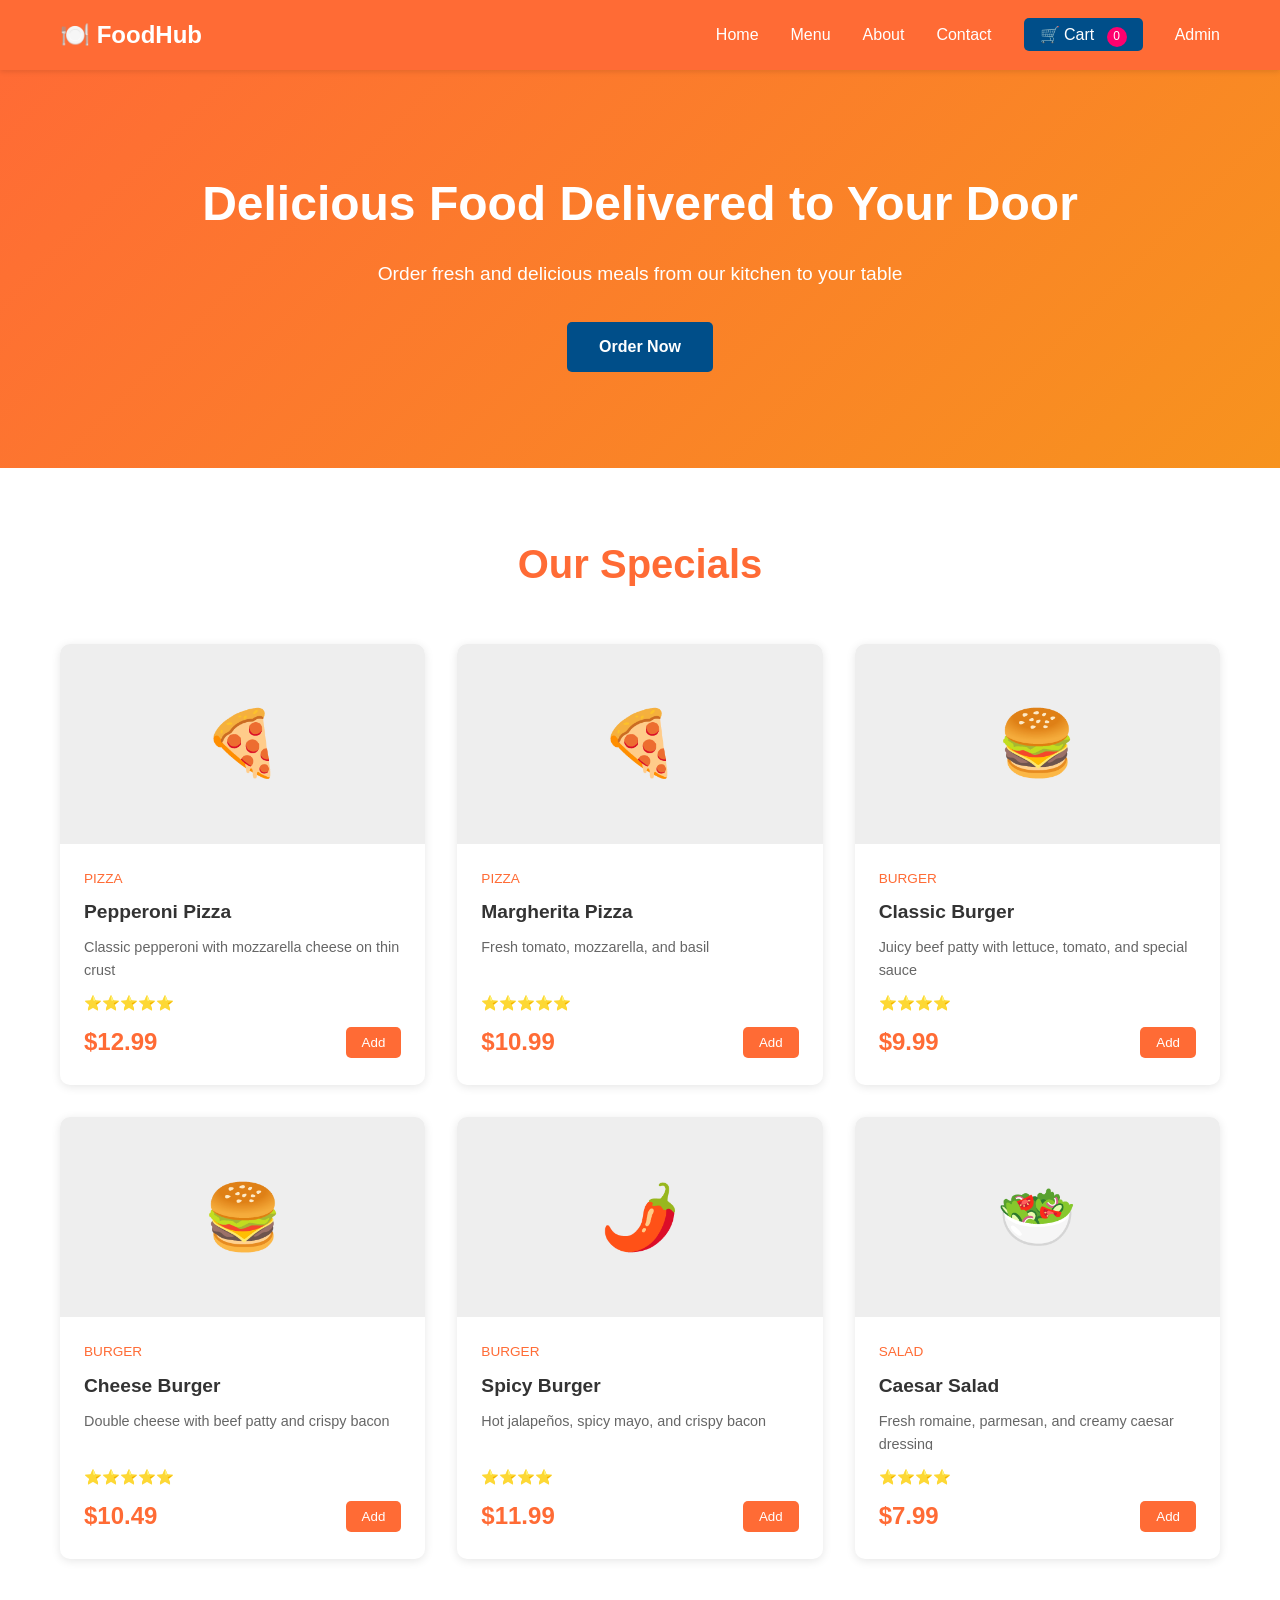
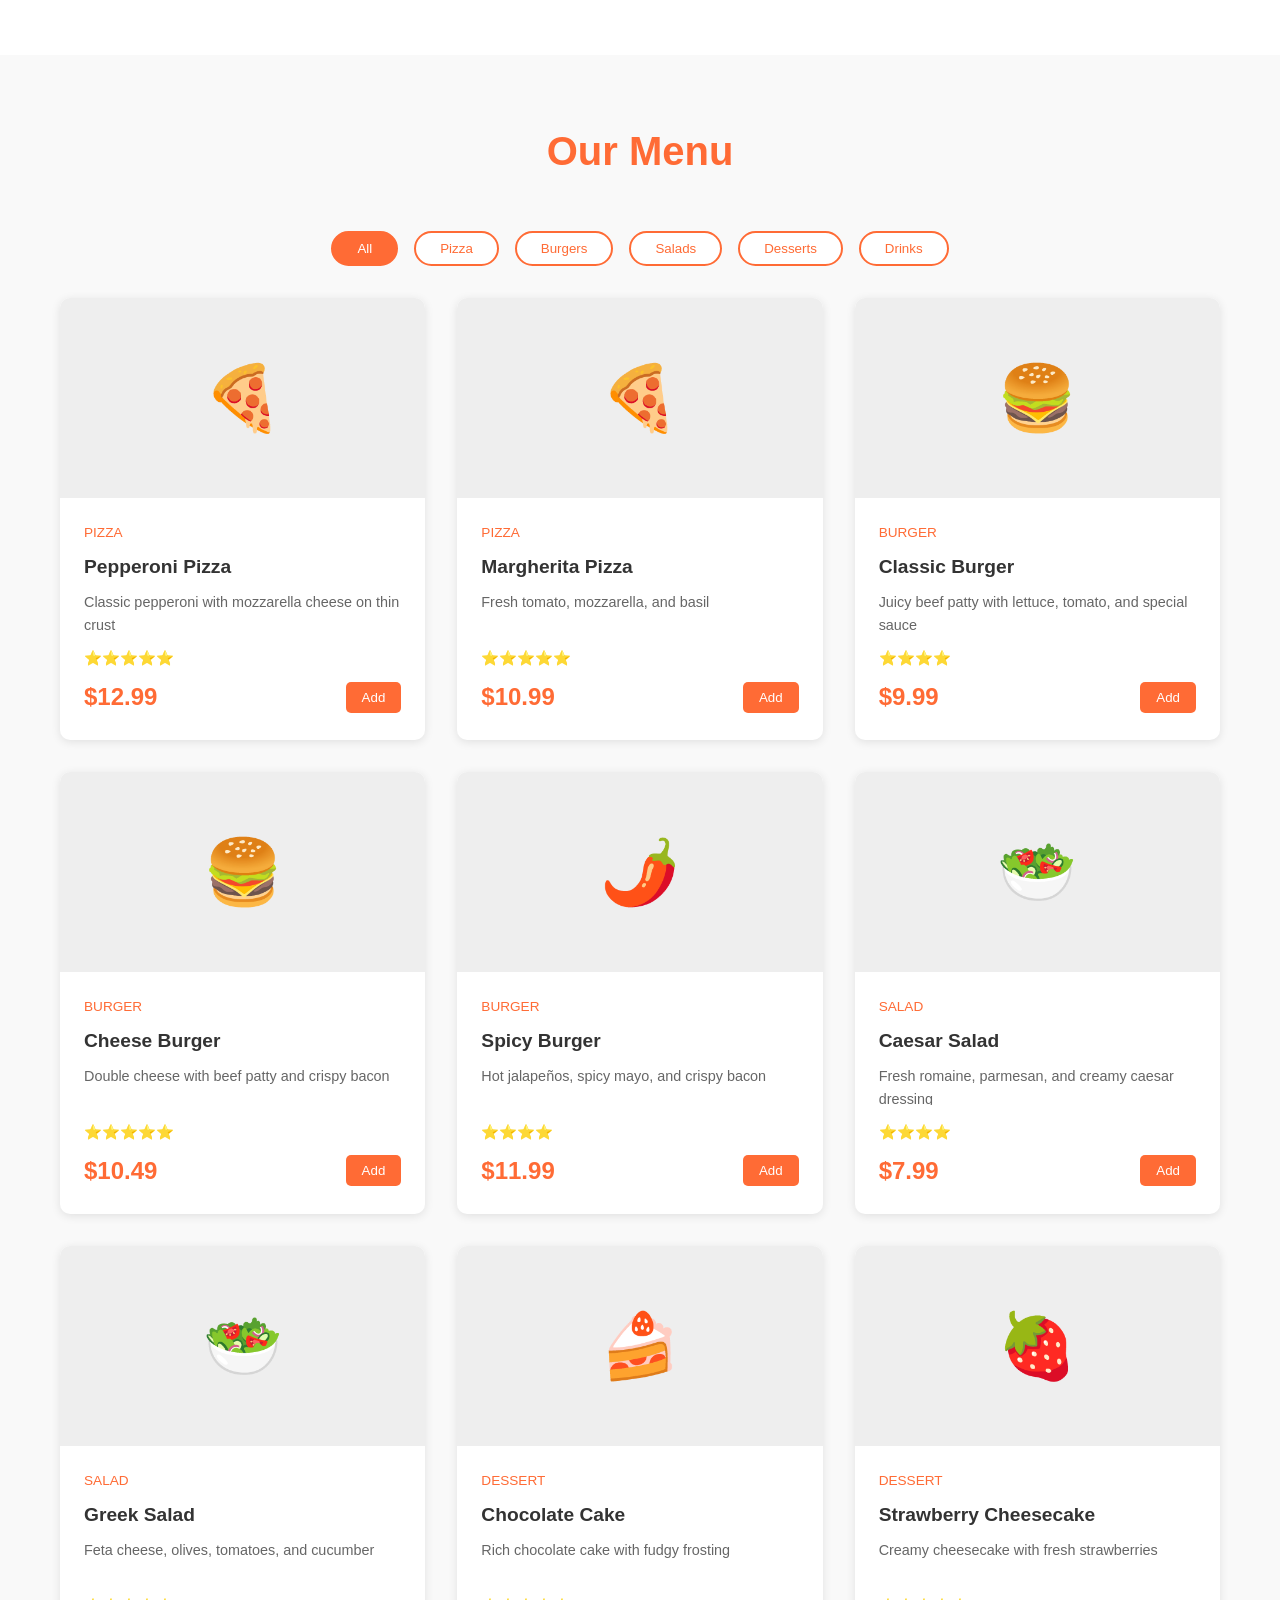
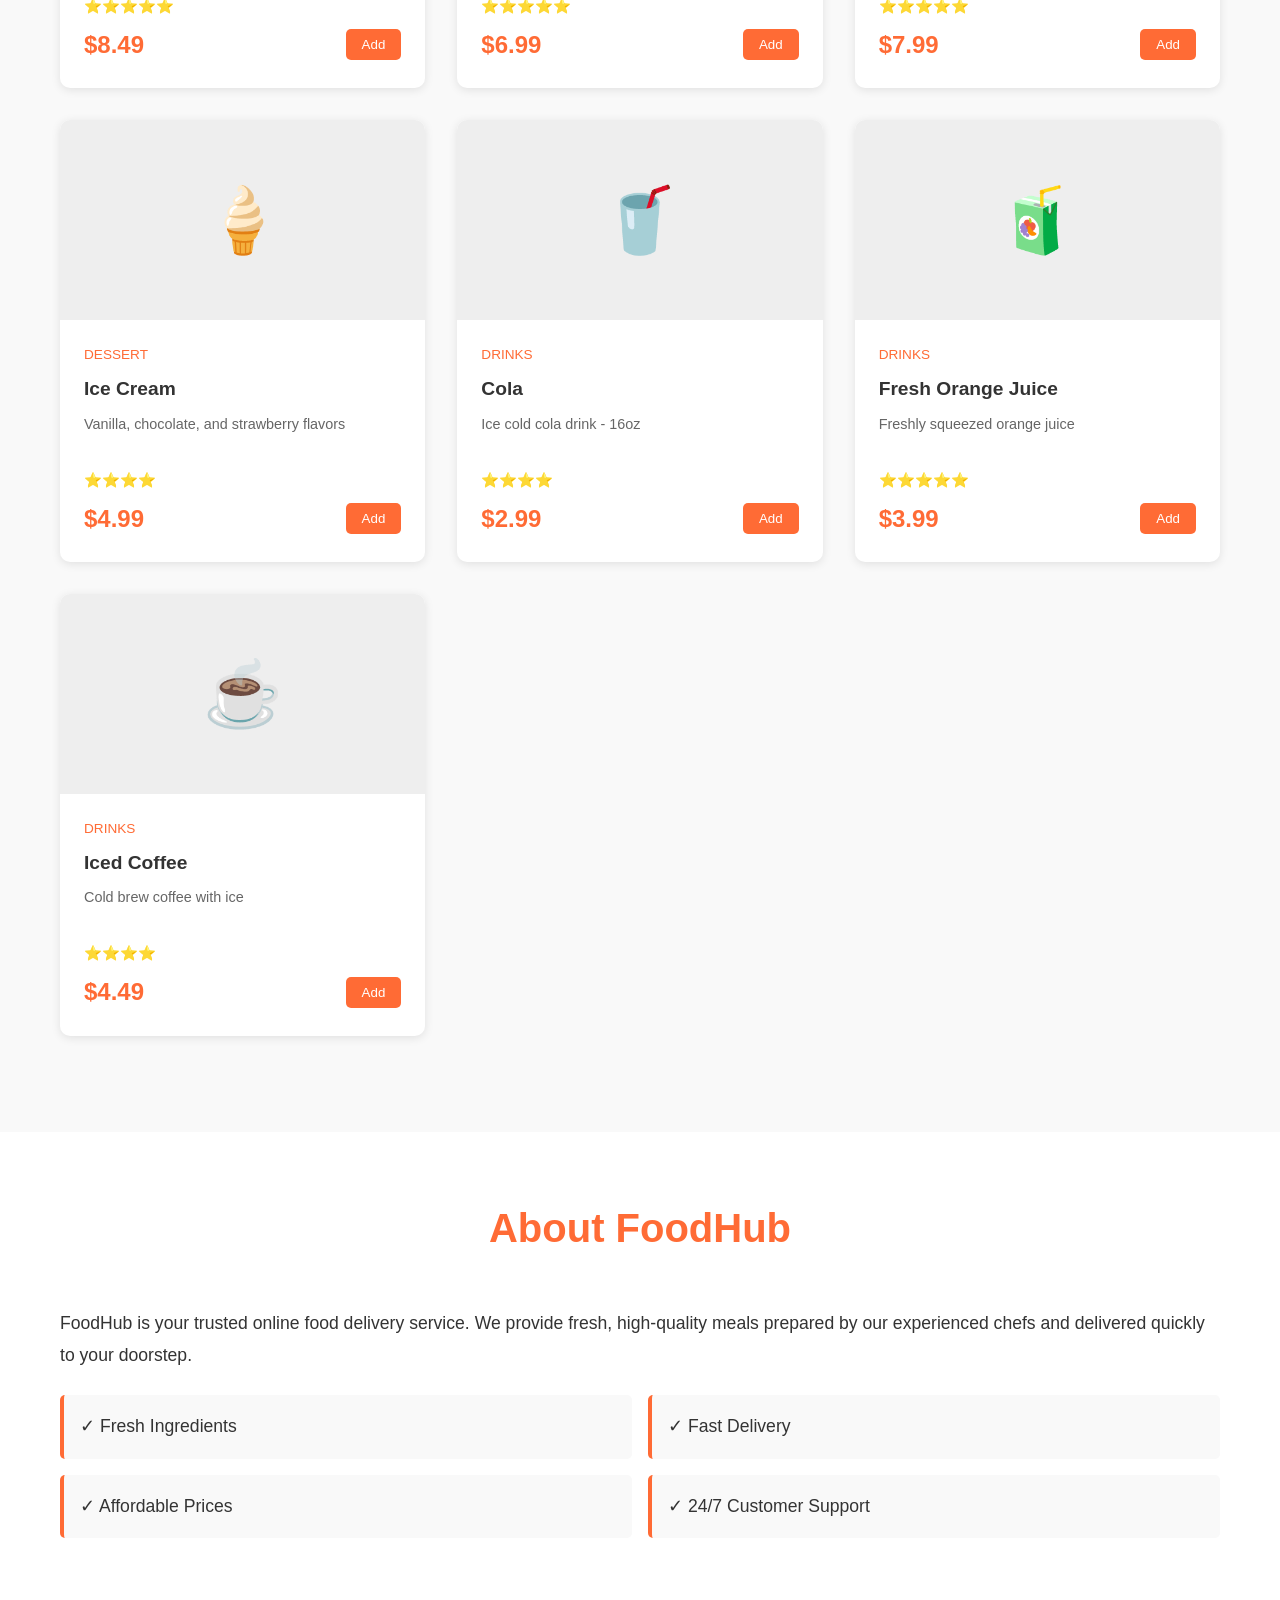
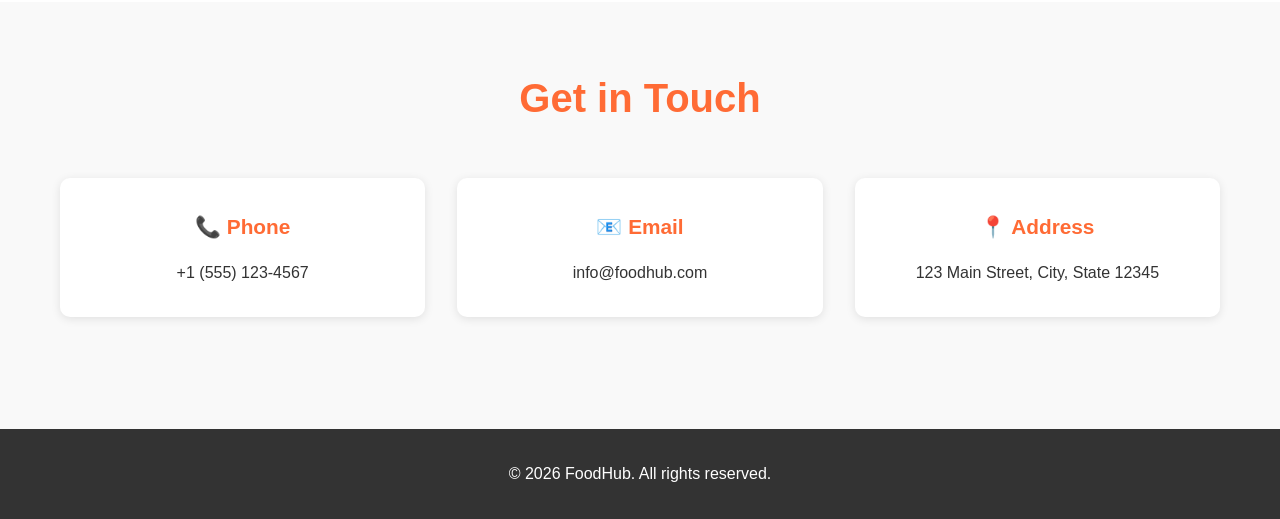
<file: index.html>
<!DOCTYPE html>
<html lang="en">
<head>
    <meta charset="UTF-8">
    <meta name="viewport" content="width=device-width, initial-scale=1.0">
    <title>FoodHub - Fresh Food Delivery</title>
    <link rel="stylesheet" href="styles.css">
</head>
<body>
    <!-- Navigation -->
    <nav class="navbar">
        <div class="container">
            <div class="nav-wrapper">
                <div class="logo">🍽️ FoodHub</div>
                <ul class="nav-menu">
                    <li><a href="#home">Home</a></li>
                    <li><a href="#menu">Menu</a></li>
                    <li><a href="#about">About</a></li>
                    <li><a href="#contact">Contact</a></li>
                    <li><a href="cart.html" class="cart-link">🛒 Cart <span id="cart-count">0</span></a></li>
                    <li><a href="admin-login.html">Admin</a></li>
                </ul>
            </div>
        </div>
    </nav>

    <!-- Hero Section -->
    <section id="home" class="hero">
        <div class="hero-content">
            <h1>Delicious Food Delivered to Your Door</h1>
            <p>Order fresh and delicious meals from our kitchen to your table</p>
            <a href="#menu" class="btn btn-primary">Order Now</a>
        </div>
    </section>

    <!-- Featured Products -->
    <section class="featured">
        <div class="container">
            <h2>Our Specials</h2>
            <div class="products-grid" id="featured-products">
                <!-- Products loaded by JavaScript -->
            </div>
        </div>
    </section>

    <!-- Menu Section -->
    <section id="menu" class="menu">
        <div class="container">
            <h2>Our Menu</h2>
            
            <!-- Category Filter -->
            <div class="category-filter">
                <button class="filter-btn active" data-category="all">All</button>
                <button class="filter-btn" data-category="pizza">Pizza</button>
                <button class="filter-btn" data-category="burger">Burgers</button>
                <button class="filter-btn" data-category="salad">Salads</button>
                <button class="filter-btn" data-category="dessert">Desserts</button>
                <button class="filter-btn" data-category="drinks">Drinks</button>
            </div>

            <!-- Products Grid -->
            <div class="products-grid" id="menu-products">
                <!-- Products loaded by JavaScript -->
            </div>
        </div>
    </section>

    <!-- About Section -->
    <section id="about" class="about">
        <div class="container">
            <h2>About FoodHub</h2>
            <div class="about-content">
                <div class="about-text">
                    <p>FoodHub is your trusted online food delivery service. We provide fresh, high-quality meals prepared by our experienced chefs and delivered quickly to your doorstep.</p>
                    <ul class="features">
                        <li>✓ Fresh Ingredients</li>
                        <li>✓ Fast Delivery</li>
                        <li>✓ Affordable Prices</li>
                        <li>✓ 24/7 Customer Support</li>
                    </ul>
                </div>
            </div>
        </div>
    </section>

    <!-- Contact Section -->
    <section id="contact" class="contact">
        <div class="container">
            <h2>Get in Touch</h2>
            <div class="contact-info">
                <div class="contact-item">
                    <h3>📞 Phone</h3>
                    <p>+1 (555) 123-4567</p>
                </div>
                <div class="contact-item">
                    <h3>📧 Email</h3>
                    <p>info@foodhub.com</p>
                </div>
                <div class="contact-item">
                    <h3>📍 Address</h3>
                    <p>123 Main Street, City, State 12345</p>
                </div>
            </div>
        </div>
    </section>

    <!-- Footer -->
    <footer class="footer">
        <div class="container">
            <p>&copy; 2026 FoodHub. All rights reserved.</p>
        </div>
    </footer>

    <!-- Product Modal -->
    <div id="product-modal" class="modal">
        <div class="modal-content">
            <span class="close">&times;</span>
            <div id="modal-body">
                <!-- Product details loaded here -->
            </div>
        </div>
    </div>

    <script src="script.js"></script>
</body>
</html>
</file>
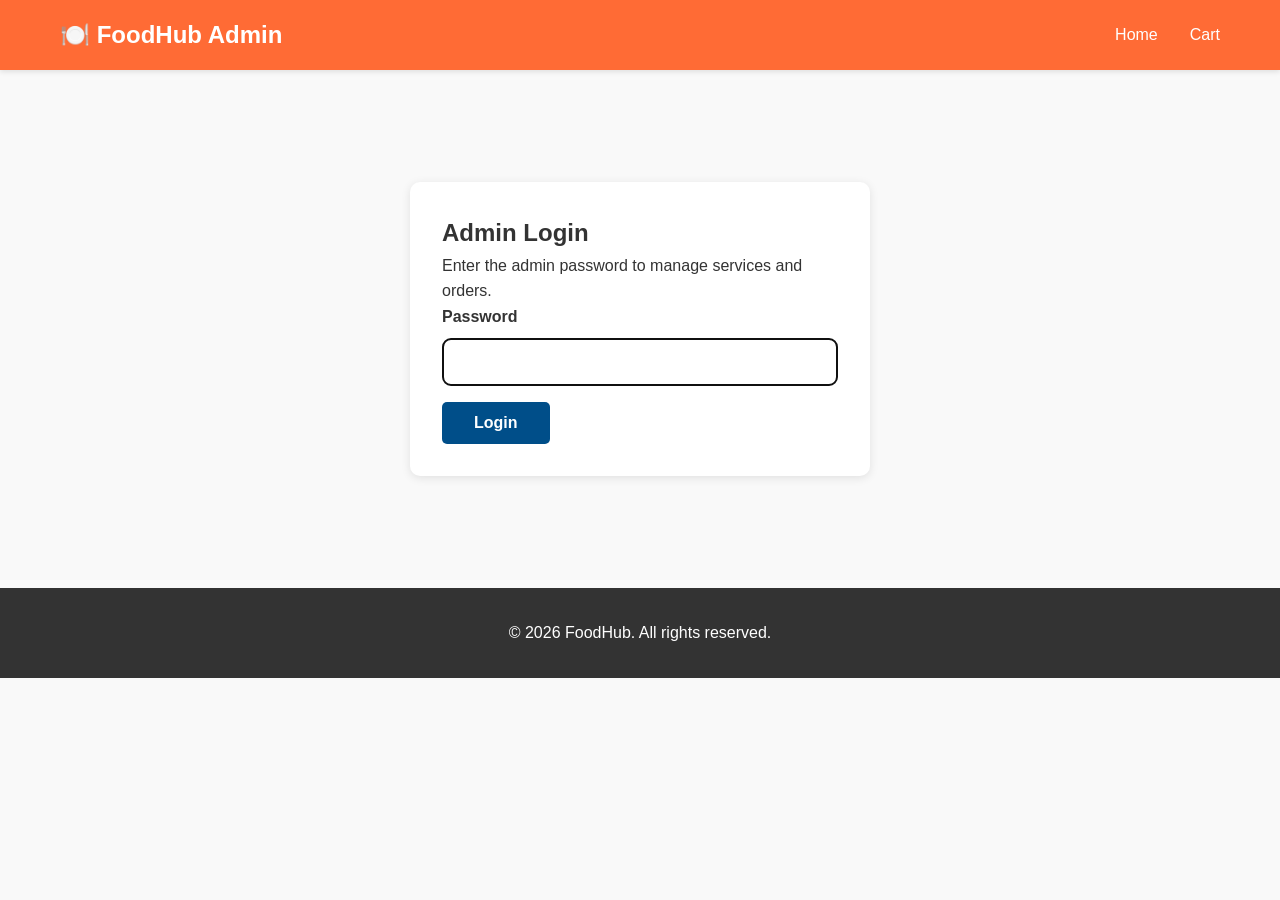
<file: admin-login.html>
<!DOCTYPE html>
<html lang="en">
<head>
    <meta charset="UTF-8">
    <meta name="viewport" content="width=device-width, initial-scale=1.0">
    <title>Admin Login - FoodHub</title>
    <link rel="stylesheet" href="styles.css">
</head>
<body>
    <nav class="navbar">
        <div class="container">
            <div class="nav-wrapper">
                <div class="logo">🍽️ FoodHub Admin</div>
                <ul class="nav-menu">
                    <li><a href="index.html">Home</a></li>
                    <li><a href="cart.html">Cart</a></li>
                </ul>
            </div>
        </div>
    </nav>

    <section class="admin-section">
        <div class="container" style="max-width: 500px;">
            <div class="admin-form" style="margin-top: 3rem;">
                <h2>Admin Login</h2>
                <p>Enter the admin password to manage services and orders.</p>
                <form id="admin-login-form">
                    <label for="admin-password">Password</label>
                    <input type="password" id="admin-password" required autofocus>
                    <button class="btn btn-primary" type="submit">Login</button>
                    <p id="login-error" style="color: #d93025; display: none; margin-top: 1rem;"></p>
                </form>
            </div>
        </div>
    </section>

    <footer class="footer">
        <div class="container">
            <p>&copy; 2026 FoodHub. All rights reserved.</p>
        </div>
    </footer>

    <script src="admin-login.js"></script>
</body>
</html>
</file>
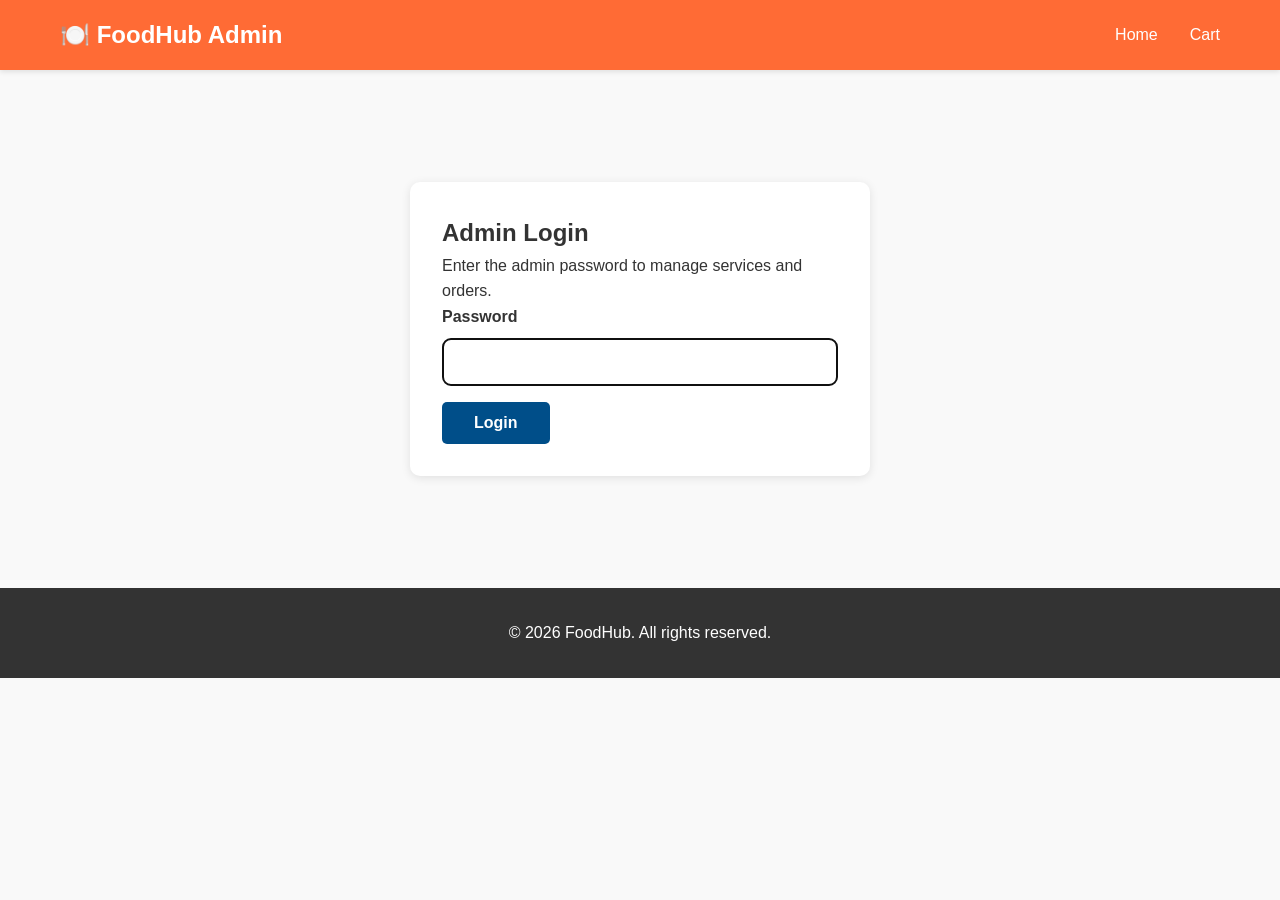
<file: admin.html>
<!DOCTYPE html>
<html lang="en">
<head>
    <meta charset="UTF-8">
    <meta name="viewport" content="width=device-width, initial-scale=1.0">
    <title>Admin Dashboard - FoodHub</title>
    <link rel="stylesheet" href="styles.css">
</head>
<body>
    <nav class="navbar">
        <div class="container">
            <div class="nav-wrapper">
                <div class="logo">🍽️ FoodHub Admin</div>
                <ul class="nav-menu">
                    <li><a href="index.html">Home</a></li>
                    <li><a href="cart.html">Cart</a></li>
                    <li><a href="admin.html">Admin</a></li>
                </ul>
            </div>
        </div>
    </nav>

    <section class="admin-section">
        <div class="container">
            <div class="admin-header">
                <h1>Manage Services</h1>
                <div class="admin-actions">
                    <button class="btn btn-primary" id="show-add-service">Add New Service</button>
                    <button class="btn btn-secondary" id="reset-services">Reset to Defaults</button>
                    <button class="btn btn-secondary" id="logout-btn">Logout</button>
                </div>
            </div>

            <div class="admin-tabs">
                <button class="tab-btn active" id="tab-services">Services</button>
                <button class="tab-btn" id="tab-orders">Orders</button>
            </div>

            <div id="admin-content">
                <div id="service-table-container"></div>
                <div id="order-table-container" style="display: none;"></div>
            </div>

            <div class="admin-form" id="service-form-card" style="display: none;">
                <h2 id="form-title">Add Service</h2>
                <form id="service-form">
                    <input type="hidden" id="service-id">

                    <label for="service-name">Service Name</label>
                    <input type="text" id="service-name" required>

                    <label for="service-category">Category</label>
                    <select id="service-category" required>
                        <option value="pizza">Pizza</option>
                        <option value="burger">Burgers</option>
                        <option value="salad">Salads</option>
                        <option value="dessert">Desserts</option>
                        <option value="drinks">Drinks</option>
                        <option value="other">Other</option>
                    </select>

                    <label for="service-price">Price</label>
                    <input type="number" id="service-price" step="0.01" min="0" required>

                    <label for="service-emoji">Emoji</label>
                    <input type="text" id="service-emoji" maxlength="2" placeholder="🍔" required>

                    <label for="service-description">Description</label>
                    <textarea id="service-description" required></textarea>

                    <label for="service-rating">Rating</label>
                    <input type="text" id="service-rating" maxlength="10" placeholder="⭐⭐⭐⭐⭐" required>

                    <div class="admin-form-buttons">
                        <button class="btn btn-success" type="submit" id="save-service">Save Service</button>
                        <button class="btn btn-secondary" type="button" id="cancel-service">Cancel</button>
                    </div>
                </form>
            </div>
        </div>
    </section>

    <footer class="footer">
        <div class="container">
            <p>&copy; 2026 FoodHub. All rights reserved.</p>
        </div>
    </footer>

    <script src="admin.js"></script>
</body>
</html>
</file>
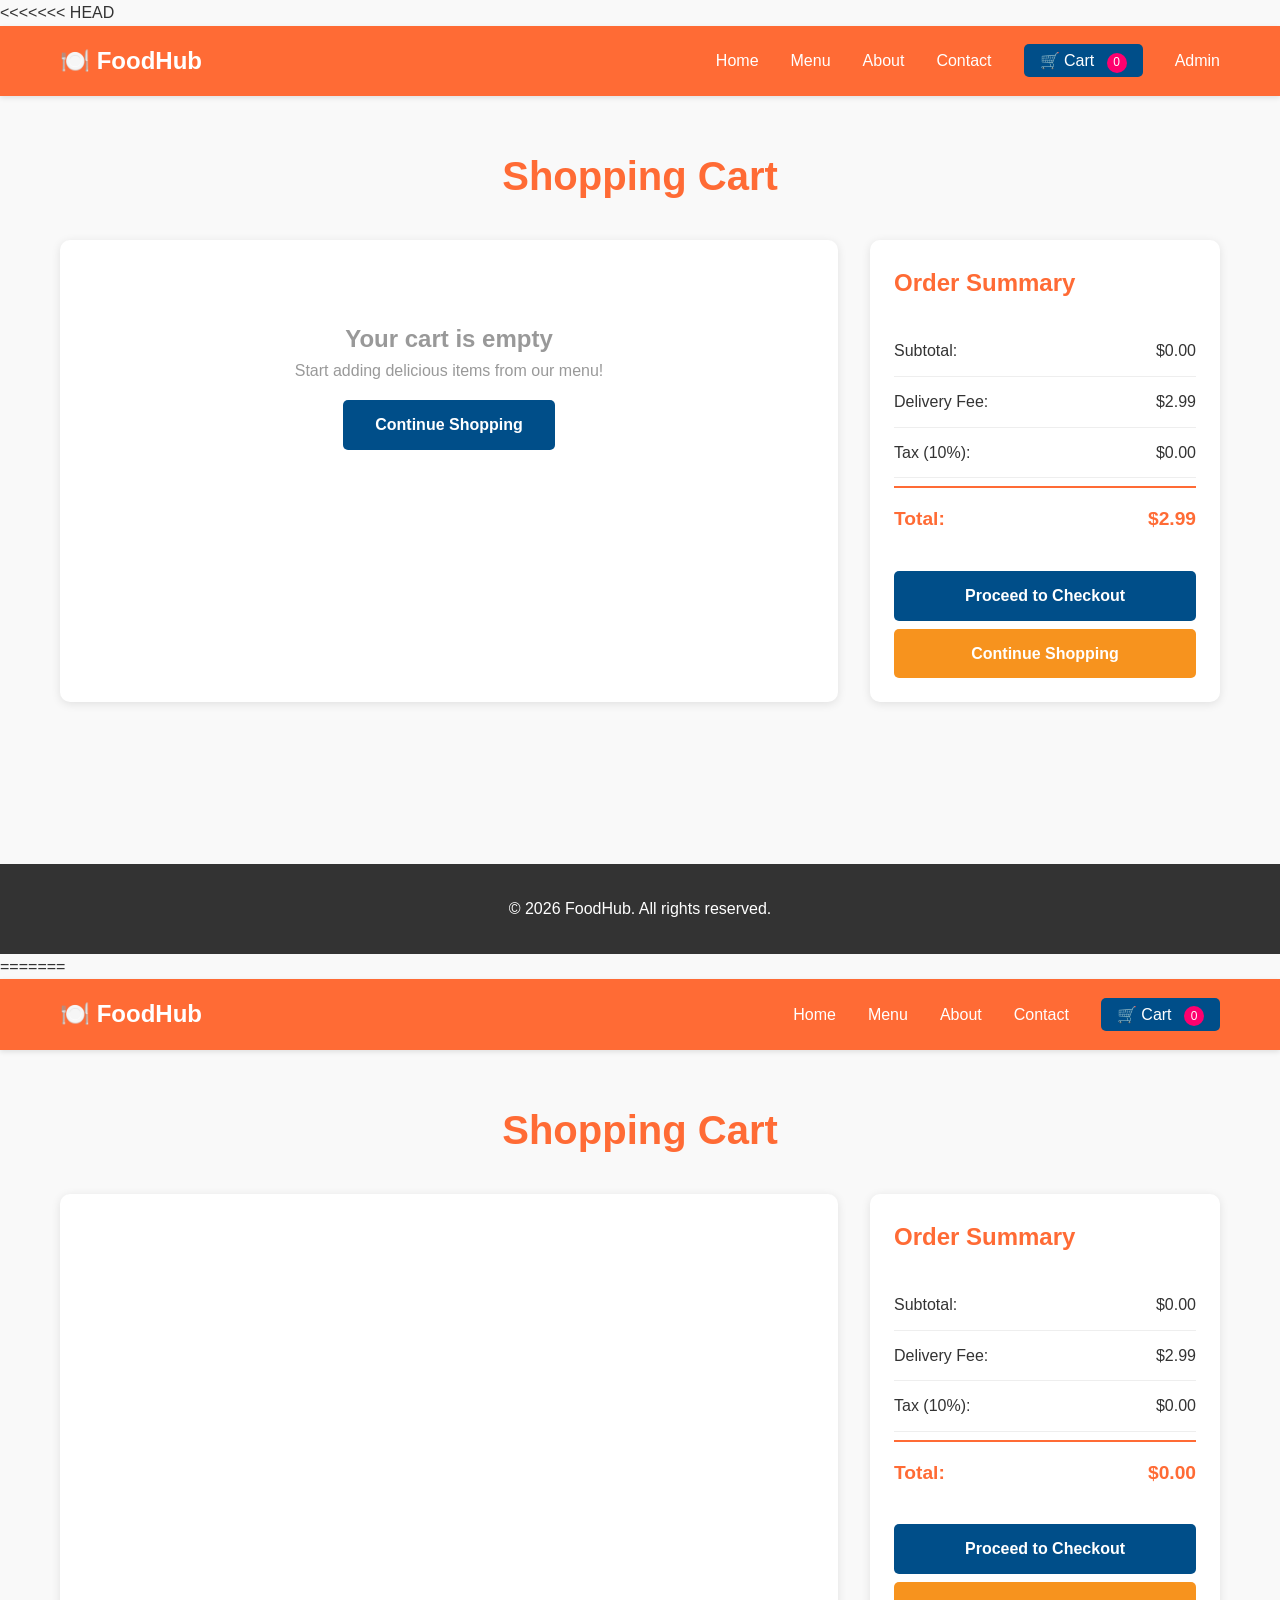
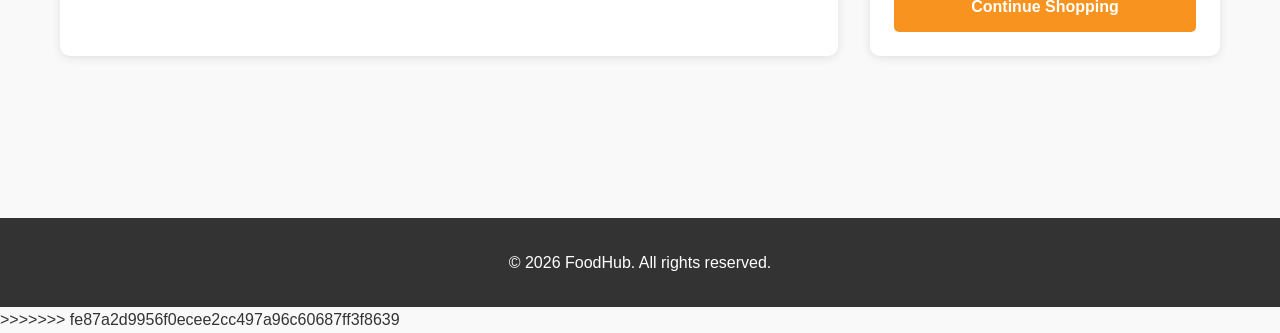
<file: cart.html>
<<<<<<< HEAD
<!DOCTYPE html>
<html lang="en">
<head>
    <meta charset="UTF-8">
    <meta name="viewport" content="width=device-width, initial-scale=1.0">
    <title>Shopping Cart - FoodHub</title>
    <link rel="stylesheet" href="styles.css">
</head>
<body>
    <!-- Navigation -->
    <nav class="navbar">
        <div class="container">
            <div class="nav-wrapper">
                <div class="logo">🍽️ FoodHub</div>
                <ul class="nav-menu">
                    <li><a href="index.html">Home</a></li>
                    <li><a href="index.html#menu">Menu</a></li>
                    <li><a href="index.html#about">About</a></li>
                    <li><a href="index.html#contact">Contact</a></li>
                    <li><a href="cart.html" class="cart-link">🛒 Cart <span id="cart-count">0</span></a></li>
                    <li><a href="admin-login.html">Admin</a></li>
                </ul>
            </div>
        </div>
    </nav>

    <!-- Cart Section -->
    <section class="cart-section">
        <div class="container">
            <h1>Shopping Cart</h1>
            
            <div class="cart-wrapper">
                <!-- Cart Items -->
                <div class="cart-items-container">
                    <div id="cart-items">
                        <!-- Cart items loaded here -->
                    </div>
                    <div id="empty-cart" class="empty-cart" style="display: none; text-align: center; padding: 3rem;">
                        <h2>Your cart is empty</h2>
                        <p>Start adding delicious items from our menu!</p>
                        <a href="index.html#menu" class="btn btn-primary" style="margin-top: 1rem;">Continue Shopping</a>
                    </div>
                </div>

                <!-- Order Summary -->
                <div class="order-summary">
                    <h2>Order Summary</h2>
                    <div class="summary-item">
                        <span>Subtotal:</span>
                        <span id="subtotal">$0.00</span>
                    </div>
                    <div class="summary-item">
                        <span>Delivery Fee:</span>
                        <span id="delivery-fee">$2.99</span>
                    </div>
                    <div class="summary-item">
                        <span>Tax (10%):</span>
                        <span id="tax">$0.00</span>
                    </div>
                    <div class="summary-item total">
                        <span>Total:</span>
                        <span id="total">$0.00</span>
                    </div>
                    <button class="btn btn-primary" id="checkout-btn" style="width: 100%; margin-top: 1.5rem; padding: 1rem;">Proceed to Checkout</button>
                    <a href="index.html#menu" class="btn btn-secondary" style="width: 100%; margin-top: 0.5rem; text-align: center;">Continue Shopping</a>
                </div>
            </div>
        </div>
    </section>

    <!-- Footer -->
    <footer class="footer">
        <div class="container">
            <p>&copy; 2026 FoodHub. All rights reserved.</p>
        </div>
    </footer>

    <style>
        .cart-section {
            padding: 3rem 2rem;
            min-height: 80vh;
        }

        .cart-section h1 {
            text-align: center;
            color: #ff6b35;
            margin-bottom: 2rem;
            font-size: 2.5rem;
        }

        .cart-wrapper {
            display: grid;
            grid-template-columns: 1fr 350px;
            gap: 2rem;
        }

        .cart-items-container {
            background-color: white;
            padding: 2rem;
            border-radius: 10px;
            box-shadow: 0 2px 10px rgba(0,0,0,0.1);
            min-height: 400px;
        }

        .cart-item {
            display: grid;
            grid-template-columns: 80px 1fr 100px;
            gap: 1.5rem;
            padding: 1.5rem;
            border-bottom: 1px solid #eee;
            align-items: center;
        }

        .cart-item:last-child {
            border-bottom: none;
        }

        .cart-item-image {
            width: 80px;
            height: 80px;
            background-color: #f0f0f0;
            border-radius: 8px;
            display: flex;
            align-items: center;
            justify-content: center;
            font-size: 2.5rem;
        }

        .cart-item-details {
            display: flex;
            flex-direction: column;
        }

        .cart-item-name {
            font-weight: bold;
            margin-bottom: 0.5rem;
            font-size: 1.1rem;
        }

        .cart-item-price {
            color: #ff6b35;
            font-weight: bold;
        }

        .cart-item-controls {
            display: flex;
            align-items: center;
            gap: 0.5rem;
        }

        .cart-item-controls button {
            width: 30px;
            height: 30px;
            border: 1px solid #ddd;
            background-color: white;
            cursor: pointer;
            border-radius: 4px;
            transition: all 0.3s;
        }

        .cart-item-controls button:hover {
            background-color: #ff6b35;
            color: white;
            border-color: #ff6b35;
        }

        .cart-item-quantity {
            width: 45px;
            text-align: center;
            border: 1px solid #ddd;
            padding: 0.25rem;
            border-radius: 4px;
        }

        .cart-item-remove {
            color: #999;
            cursor: pointer;
            font-size: 0.9rem;
            text-decoration: underline;
        }

        .cart-item-remove:hover {
            color: #ff6b35;
        }

        .order-summary {
            background-color: white;
            padding: 1.5rem;
            border-radius: 10px;
            box-shadow: 0 2px 10px rgba(0,0,0,0.1);
            height: fit-content;
            position: sticky;
            top: 80px;
        }

        .order-summary h2 {
            color: #ff6b35;
            margin-bottom: 1.5rem;
            font-size: 1.5rem;
        }

        .summary-item {
            display: flex;
            justify-content: space-between;
            padding: 0.75rem 0;
            border-bottom: 1px solid #eee;
        }

        .summary-item.total {
            border-bottom: none;
            border-top: 2px solid #ff6b35;
            font-weight: bold;
            font-size: 1.2rem;
            color: #ff6b35;
            margin-top: 0.5rem;
            padding-top: 1rem;
        }

        .empty-cart {
            color: #999;
        }

        @media (max-width: 768px) {
            .cart-wrapper {
                grid-template-columns: 1fr;
            }

            .cart-item {
                grid-template-columns: 60px 1fr;
            }

            .cart-item-controls {
                grid-column: 1 / -1;
                margin-top: 1rem;
            }

            .order-summary {
                position: static;
            }
        }
    </style>

    <script src="script.js"></script>
    <script src="cart.js"></script>
</body>
</html>
=======
<!DOCTYPE html>
<html lang="en">
<head>
    <meta charset="UTF-8">
    <meta name="viewport" content="width=device-width, initial-scale=1.0">
    <title>Shopping Cart - FoodHub</title>
    <link rel="stylesheet" href="styles.css">
</head>
<body>
    <!-- Navigation -->
    <nav class="navbar">
        <div class="container">
            <div class="nav-wrapper">
                <div class="logo">🍽️ FoodHub</div>
                <ul class="nav-menu">
                    <li><a href="index.html">Home</a></li>
                    <li><a href="index.html#menu">Menu</a></li>
                    <li><a href="index.html#about">About</a></li>
                    <li><a href="index.html#contact">Contact</a></li>
                    <li><a href="cart.html" class="cart-link">🛒 Cart <span id="cart-count">0</span></a></li>
                </ul>
            </div>
        </div>
    </nav>

    <!-- Cart Section -->
    <section class="cart-section">
        <div class="container">
            <h1>Shopping Cart</h1>
            
            <div class="cart-wrapper">
                <!-- Cart Items -->
                <div class="cart-items-container">
                    <div id="cart-items">
                        <!-- Cart items loaded here -->
                    </div>
                    <div id="empty-cart" class="empty-cart" style="display: none; text-align: center; padding: 3rem;">
                        <h2>Your cart is empty</h2>
                        <p>Start adding delicious items from our menu!</p>
                        <a href="index.html#menu" class="btn btn-primary" style="margin-top: 1rem;">Continue Shopping</a>
                    </div>
                </div>

                <!-- Order Summary -->
                <div class="order-summary">
                    <h2>Order Summary</h2>
                    <div class="summary-item">
                        <span>Subtotal:</span>
                        <span id="subtotal">$0.00</span>
                    </div>
                    <div class="summary-item">
                        <span>Delivery Fee:</span>
                        <span id="delivery-fee">$2.99</span>
                    </div>
                    <div class="summary-item">
                        <span>Tax (10%):</span>
                        <span id="tax">$0.00</span>
                    </div>
                    <div class="summary-item total">
                        <span>Total:</span>
                        <span id="total">$0.00</span>
                    </div>
                    <button class="btn btn-primary" id="checkout-btn" style="width: 100%; margin-top: 1.5rem; padding: 1rem;">Proceed to Checkout</button>
                    <a href="index.html#menu" class="btn btn-secondary" style="width: 100%; margin-top: 0.5rem; text-align: center;">Continue Shopping</a>
                </div>
            </div>
        </div>
    </section>

    <!-- Footer -->
    <footer class="footer">
        <div class="container">
            <p>&copy; 2026 FoodHub. All rights reserved.</p>
        </div>
    </footer>

    <style>
        .cart-section {
            padding: 3rem 2rem;
            min-height: 80vh;
        }

        .cart-section h1 {
            text-align: center;
            color: #ff6b35;
            margin-bottom: 2rem;
            font-size: 2.5rem;
        }

        .cart-wrapper {
            display: grid;
            grid-template-columns: 1fr 350px;
            gap: 2rem;
        }

        .cart-items-container {
            background-color: white;
            padding: 2rem;
            border-radius: 10px;
            box-shadow: 0 2px 10px rgba(0,0,0,0.1);
            min-height: 400px;
        }

        .cart-item {
            display: grid;
            grid-template-columns: 80px 1fr 100px;
            gap: 1.5rem;
            padding: 1.5rem;
            border-bottom: 1px solid #eee;
            align-items: center;
        }

        .cart-item:last-child {
            border-bottom: none;
        }

        .cart-item-image {
            width: 80px;
            height: 80px;
            background-color: #f0f0f0;
            border-radius: 8px;
            display: flex;
            align-items: center;
            justify-content: center;
            font-size: 2.5rem;
        }

        .cart-item-details {
            display: flex;
            flex-direction: column;
        }

        .cart-item-name {
            font-weight: bold;
            margin-bottom: 0.5rem;
            font-size: 1.1rem;
        }

        .cart-item-price {
            color: #ff6b35;
            font-weight: bold;
        }

        .cart-item-controls {
            display: flex;
            align-items: center;
            gap: 0.5rem;
        }

        .cart-item-controls button {
            width: 30px;
            height: 30px;
            border: 1px solid #ddd;
            background-color: white;
            cursor: pointer;
            border-radius: 4px;
            transition: all 0.3s;
        }

        .cart-item-controls button:hover {
            background-color: #ff6b35;
            color: white;
            border-color: #ff6b35;
        }

        .cart-item-quantity {
            width: 45px;
            text-align: center;
            border: 1px solid #ddd;
            padding: 0.25rem;
            border-radius: 4px;
        }

        .cart-item-remove {
            color: #999;
            cursor: pointer;
            font-size: 0.9rem;
            text-decoration: underline;
        }

        .cart-item-remove:hover {
            color: #ff6b35;
        }

        .order-summary {
            background-color: white;
            padding: 1.5rem;
            border-radius: 10px;
            box-shadow: 0 2px 10px rgba(0,0,0,0.1);
            height: fit-content;
            position: sticky;
            top: 80px;
        }

        .order-summary h2 {
            color: #ff6b35;
            margin-bottom: 1.5rem;
            font-size: 1.5rem;
        }

        .summary-item {
            display: flex;
            justify-content: space-between;
            padding: 0.75rem 0;
            border-bottom: 1px solid #eee;
        }

        .summary-item.total {
            border-bottom: none;
            border-top: 2px solid #ff6b35;
            font-weight: bold;
            font-size: 1.2rem;
            color: #ff6b35;
            margin-top: 0.5rem;
            padding-top: 1rem;
        }

        .empty-cart {
            color: #999;
        }

        @media (max-width: 768px) {
            .cart-wrapper {
                grid-template-columns: 1fr;
            }

            .cart-item {
                grid-template-columns: 60px 1fr;
            }

            .cart-item-controls {
                grid-column: 1 / -1;
                margin-top: 1rem;
            }

            .order-summary {
                position: static;
            }
        }
    </style>

    <script src="script.js"></script>
    <script src="cart.js"></script>
</body>
</html>
>>>>>>> fe87a2d9956f0ecee2cc497a96c60687ff3f8639
</file>
<file: styles.css>
/* General Styles */
* {
    margin: 0;
    padding: 0;
    box-sizing: border-box;
}

body {
    font-family: 'Segoe UI', Tahoma, Geneva, Verdana, sans-serif;
    line-height: 1.6;
    color: #333;
    background-color: #f9f9f9;
}

.container {
    max-width: 1200px;
    margin: 0 auto;
    padding: 0 20px;
}

/* Navigation */
.navbar {
    background-color: #ff6b35;
    color: white;
    padding: 1rem 0;
    position: sticky;
    top: 0;
    z-index: 100;
    box-shadow: 0 2px 5px rgba(0,0,0,0.1);
}

.nav-wrapper {
    display: flex;
    justify-content: space-between;
    align-items: center;
}

.logo {
    font-size: 1.5rem;
    font-weight: bold;
}

.nav-menu {
    display: flex;
    list-style: none;
    gap: 2rem;
    align-items: center;
}

.nav-menu a {
    color: white;
    text-decoration: none;
    transition: opacity 0.3s;
}

.nav-menu a:hover {
    opacity: 0.8;
}

.cart-link {
    background-color: #004e89;
    padding: 0.5rem 1rem;
    border-radius: 5px;
    position: relative;
}

#cart-count {
    background-color: #ff006e;
    color: white;
    border-radius: 50%;
    width: 20px;
    height: 20px;
    display: inline-flex;
    align-items: center;
    justify-content: center;
    font-size: 0.75rem;
    margin-left: 0.5rem;
}

/* Hero Section */
.hero {
    background: linear-gradient(135deg, #ff6b35 0%, #f7931e 100%);
    color: white;
    padding: 6rem 2rem;
    text-align: center;
}

.hero-content h1 {
    font-size: 3rem;
    margin-bottom: 1rem;
}

.hero-content p {
    font-size: 1.2rem;
    margin-bottom: 2rem;
}

/* Buttons */
.btn {
    display: inline-block;
    padding: 0.75rem 2rem;
    text-decoration: none;
    border: none;
    border-radius: 5px;
    cursor: pointer;
    transition: all 0.3s;
    font-size: 1rem;
    font-weight: bold;
}

.btn-primary {
    background-color: #004e89;
    color: white;
}

.btn-primary:hover {
    background-color: #003d70;
    transform: translateY(-2px);
}

.btn-secondary {
    background-color: #f7931e;
    color: white;
}

.btn-secondary:hover {
    background-color: #e68317;
}

.btn-success {
    background-color: #28a745;
    color: white;
}

.btn-success:hover {
    background-color: #218838;
}

/* Featured Section */
.featured,
.menu,
.about,
.contact {
    padding: 4rem 2rem;
}

.featured {
    background-color: white;
}

.featured h2,
.menu h2,
.about h2,
.contact h2 {
    text-align: center;
    font-size: 2.5rem;
    margin-bottom: 3rem;
    color: #ff6b35;
}

/* Products Grid */
.products-grid {
    display: grid;
    grid-template-columns: repeat(auto-fill, minmax(280px, 1fr));
    gap: 2rem;
    margin-bottom: 2rem;
}

.product-card {
    background-color: white;
    border-radius: 10px;
    overflow: hidden;
    box-shadow: 0 2px 10px rgba(0,0,0,0.1);
    transition: transform 0.3s, box-shadow 0.3s;
    cursor: pointer;
}

.product-card:hover {
    transform: translateY(-5px);
    box-shadow: 0 5px 20px rgba(0,0,0,0.15);
}

.product-image {
    width: 100%;
    height: 200px;
    background-color: #eee;
    display: flex;
    align-items: center;
    justify-content: center;
    font-size: 4rem;
    overflow: hidden;
}

.product-info {
    padding: 1.5rem;
}

.product-name {
    font-size: 1.2rem;
    font-weight: bold;
    margin-bottom: 0.5rem;
}

.product-category {
    color: #ff6b35;
    font-size: 0.85rem;
    margin-bottom: 0.5rem;
}

.product-description {
    color: #666;
    font-size: 0.9rem;
    margin-bottom: 1rem;
    height: 40px;
    overflow: hidden;
}

.product-footer {
    display: flex;
    justify-content: space-between;
    align-items: center;
}

.product-price {
    font-size: 1.5rem;
    font-weight: bold;
    color: #ff6b35;
}

.product-rating {
    color: #ffc107;
    font-size: 0.9rem;
}

.add-to-cart-btn {
    padding: 0.5rem 1rem;
    background-color: #ff6b35;
    color: white;
    border: none;
    border-radius: 5px;
    cursor: pointer;
    transition: background-color 0.3s;
}

.add-to-cart-btn:hover {
    background-color: #e55a25;
}

/* Category Filter */
.category-filter {
    display: flex;
    justify-content: center;
    gap: 1rem;
    margin-bottom: 2rem;
    flex-wrap: wrap;
}

.filter-btn {
    padding: 0.5rem 1.5rem;
    border: 2px solid #ff6b35;
    background-color: white;
    color: #ff6b35;
    border-radius: 25px;
    cursor: pointer;
    transition: all 0.3s;
}

.filter-btn.active,
.filter-btn:hover {
    background-color: #ff6b35;
    color: white;
}

/* Menu Section */
.menu {
    background-color: #f9f9f9;
}

/* About Section */
.about {
    background-color: white;
}

.about-content {
    display: grid;
    grid-template-columns: 1fr;
    gap: 2rem;
}

.about-text {
    font-size: 1.1rem;
    line-height: 1.8;
}

.about-text p {
    margin-bottom: 1.5rem;
}

.features {
    list-style: none;
    display: grid;
    grid-template-columns: repeat(2, 1fr);
    gap: 1rem;
}

.features li {
    padding: 1rem;
    background-color: #f9f9f9;
    border-left: 4px solid #ff6b35;
    border-radius: 5px;
}

/* Contact Section */
.contact {
    background-color: #f9f9f9;
}

.contact-info {
    display: grid;
    grid-template-columns: repeat(auto-fit, minmax(250px, 1fr));
    gap: 2rem;
    margin-top: 2rem;
}

.contact-item {
    background-color: white;
    padding: 2rem;
    border-radius: 10px;
    text-align: center;
    box-shadow: 0 2px 10px rgba(0,0,0,0.1);
}

.contact-item h3 {
    color: #ff6b35;
    margin-bottom: 1rem;
    font-size: 1.3rem;
}

/* Modal */
.modal {
    display: none;
    position: fixed;
    z-index: 1000;
    left: 0;
    top: 0;
    width: 100%;
    height: 100%;
    background-color: rgba(0,0,0,0.4);
    animation: fadeIn 0.3s;
}

@keyframes fadeIn {
    from { opacity: 0; }
    to { opacity: 1; }
}

.modal-content {
    background-color: white;
    margin: 5% auto;
    padding: 2rem;
    border-radius: 10px;
    width: 90%;
    max-width: 600px;
    box-shadow: 0 5px 20px rgba(0,0,0,0.3);
    animation: slideIn 0.3s;
}

@keyframes slideIn {
    from { transform: translateY(-50px); opacity: 0; }
    to { transform: translateY(0); opacity: 1; }
}

.close {
    color: #aaa;
    float: right;
    font-size: 28px;
    font-weight: bold;
    cursor: pointer;
}

.close:hover {
    color: #ff6b35;
}

.modal-body {
    margin-top: 1rem;
}

.modal-product-image {
    width: 100%;
    height: 300px;
    background-color: #eee;
    display: flex;
    align-items: center;
    justify-content: center;
    font-size: 5rem;
    border-radius: 10px;
    margin-bottom: 1.5rem;
}

.modal-product-name {
    font-size: 2rem;
    font-weight: bold;
    color: #333;
    margin-bottom: 0.5rem;
}

.modal-product-price {
    font-size: 1.8rem;
    color: #ff6b35;
    margin-bottom: 1rem;
}

.modal-product-description {
    color: #666;
    margin-bottom: 1.5rem;
    line-height: 1.8;
}

.quantity-control {
    display: flex;
    align-items: center;
    gap: 1rem;
    margin-bottom: 1.5rem;
}

.quantity-control button {
    padding: 0.5rem 1rem;
    border: 1px solid #ddd;
    background-color: white;
    cursor: pointer;
    border-radius: 5px;
}

.quantity-control input {
    width: 50px;
    padding: 0.5rem;
    text-align: center;
    border: 1px solid #ddd;
    border-radius: 5px;
}

/* Footer */
.footer {
    background-color: #333;
    color: white;
    text-align: center;
    padding: 2rem;
    margin-top: 3rem;
}

/* Responsive */
@media (max-width: 768px) {
    .nav-menu {
        gap: 1rem;
        font-size: 0.9rem;
    }

    .hero-content h1 {
        font-size: 2rem;
    }

    .products-grid {
        grid-template-columns: repeat(auto-fill, minmax(200px, 1fr));
    }

    .featured h2,
    .menu h2,
    .about h2,
    .contact h2 {
        font-size: 2rem;
    }

    .features {
        grid-template-columns: 1fr;
    }
}

@media (max-width: 480px) {
    .nav-menu {
        flex-direction: column;
        gap: 0.5rem;
    }

    .hero-content h1 {
        font-size: 1.5rem;
    }

    .products-grid {
        grid-template-columns: 1fr;
    }
}

/* Admin Page Styles */
.admin-section {
    padding: 4rem 2rem;
    background-color: #f9f9f9;
}

.admin-tabs {
    display: flex;
    gap: 1rem;
    flex-wrap: wrap;
    margin-bottom: 1.5rem;
}

.tab-btn {
    border: 2px solid #ff6b35;
    background-color: white;
    color: #ff6b35;
    padding: 0.75rem 1.5rem;
    border-radius: 30px;
    cursor: pointer;
    transition: all 0.25s ease;
}

.tab-btn.active,
.tab-btn:hover {
    background-color: #ff6b35;
    color: white;
}

.admin-order-table {
    width: 100%;
    border-collapse: collapse;
    margin-top: 1rem;
    background-color: white;
    box-shadow: 0 2px 10px rgba(0,0,0,0.1);
    border-radius: 10px;
    overflow: hidden;
}

.admin-order-table th,
.admin-order-table td {
    padding: 1rem;
    border-bottom: 1px solid #eee;
}

.admin-order-table th {
    background-color: #004e89;
    color: white;
    text-align: left;
}

.admin-order-table tbody tr:hover {
    background-color: #fff7f0;
}

.order-status {
    padding: 0.4rem 0.75rem;
    border-radius: 999px;
    font-size: 0.9rem;
    font-weight: bold;
}

.order-status.pending {
    background-color: #fff4e6;
    color: #d97706;
}

.order-status.completed {
    background-color: #e6ffed;
    color: #166534;
}

.admin-header {
    display: flex;
    justify-content: space-between;
    align-items: center;
    flex-wrap: wrap;
    gap: 1rem;
    margin-bottom: 2rem;
}

.admin-header h1 {
    color: #ff6b35;
    font-size: 2.5rem;
}

.admin-actions {
    display: flex;
    gap: 1rem;
    flex-wrap: wrap;
}

.admin-table {
    width: 100%;
    border-collapse: collapse;
    background-color: white;
    box-shadow: 0 2px 10px rgba(0,0,0,0.1);
    border-radius: 10px;
    overflow: hidden;
}

.admin-table th,
.admin-table td {
    padding: 1rem;
    border-bottom: 1px solid #eee;
    text-align: left;
}

.admin-table th {
    background-color: #ff6b35;
    color: white;
    font-weight: 600;
}

.admin-table tbody tr:hover {
    background-color: #fff7f0;
}

.admin-table td.actions {
    display: flex;
    gap: 0.5rem;
}

.admin-form {
    background-color: white;
    padding: 2rem;
    border-radius: 10px;
    box-shadow: 0 2px 10px rgba(0,0,0,0.1);
    margin-top: 2rem;
}

.admin-form label {
    display: block;
    font-weight: 600;
    margin-bottom: 0.5rem;
    color: #333;
}

.admin-form input,
.admin-form select,
.admin-form textarea {
    width: 100%;
    padding: 0.9rem 1rem;
    margin-bottom: 1rem;
    border: 1px solid #ddd;
    border-radius: 8px;
    font-size: 1rem;
}

.admin-form textarea {
    resize: vertical;
    min-height: 120px;
}

.admin-form-buttons {
    display: flex;
    gap: 1rem;
    flex-wrap: wrap;
}

.admin-empty-state {
    background-color: white;
    padding: 2rem;
    border-radius: 10px;
    text-align: center;
    box-shadow: 0 2px 10px rgba(0,0,0,0.1);
}
</file>
